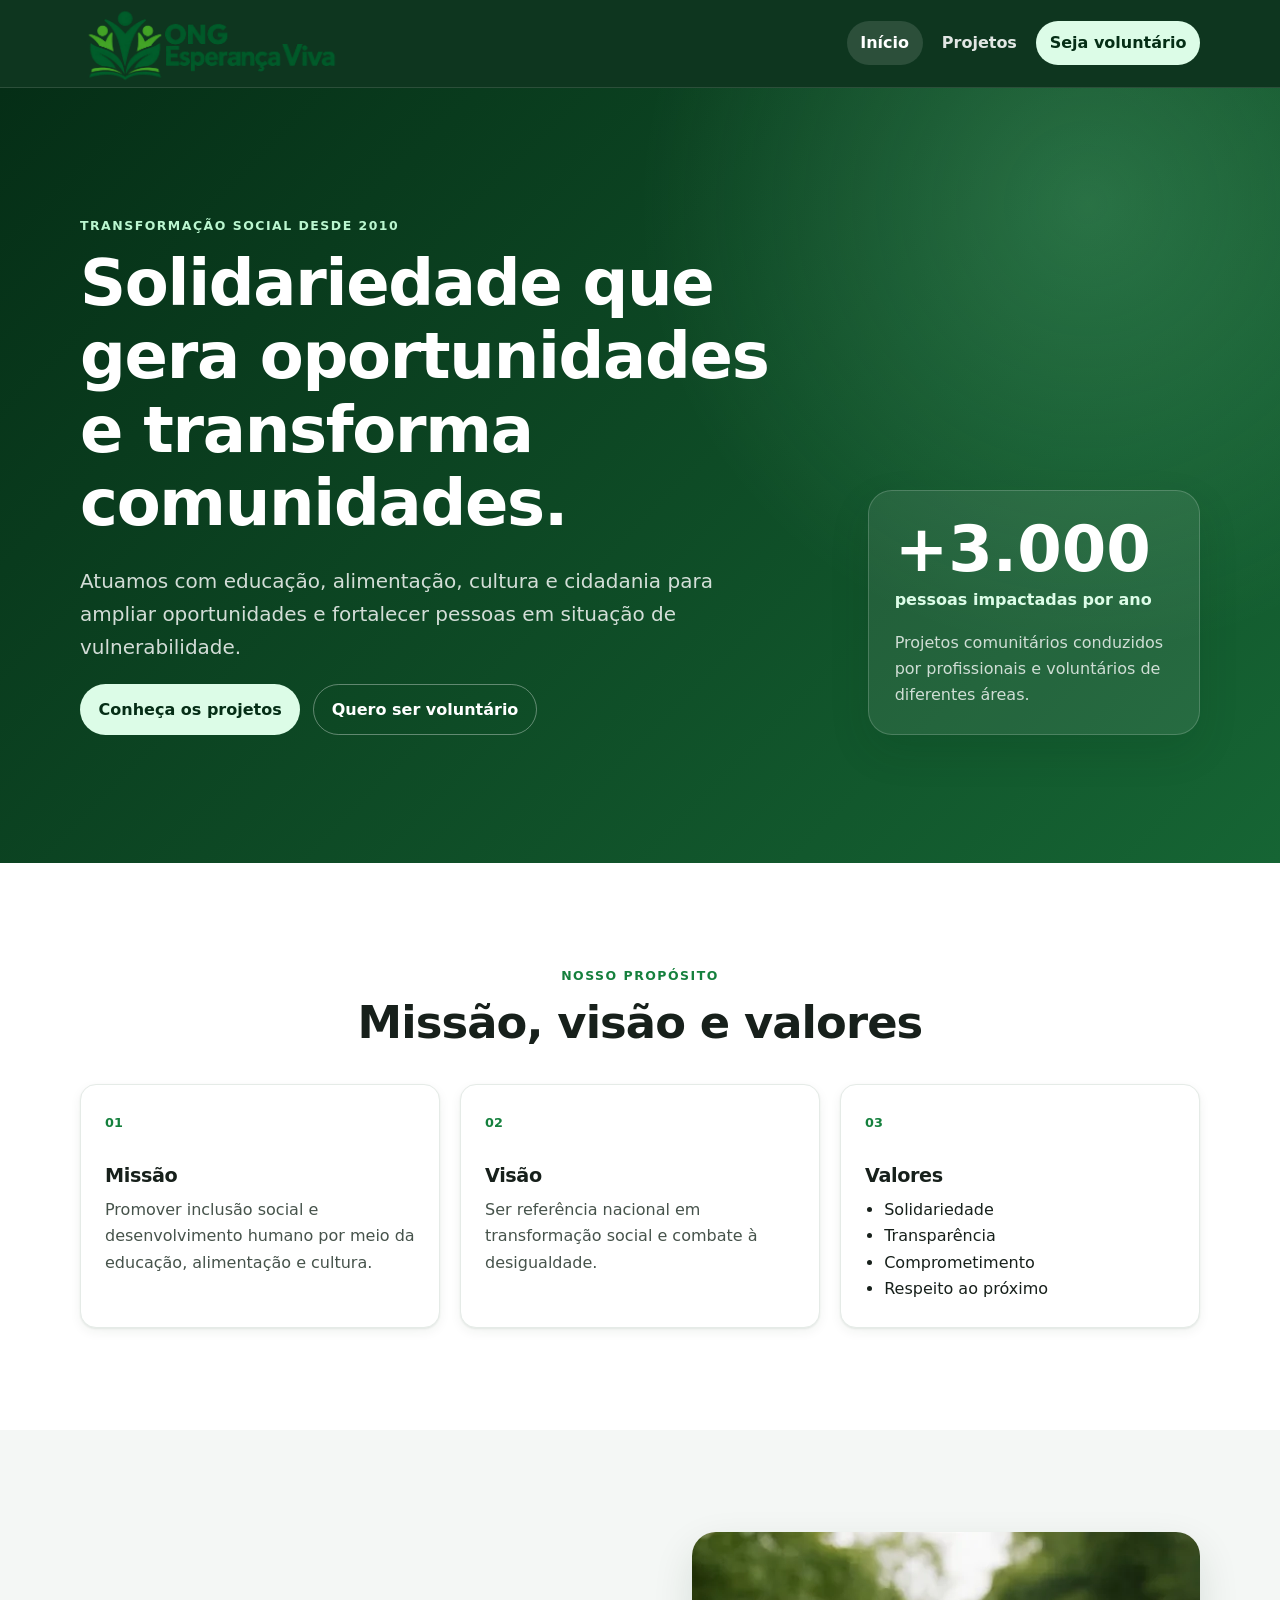
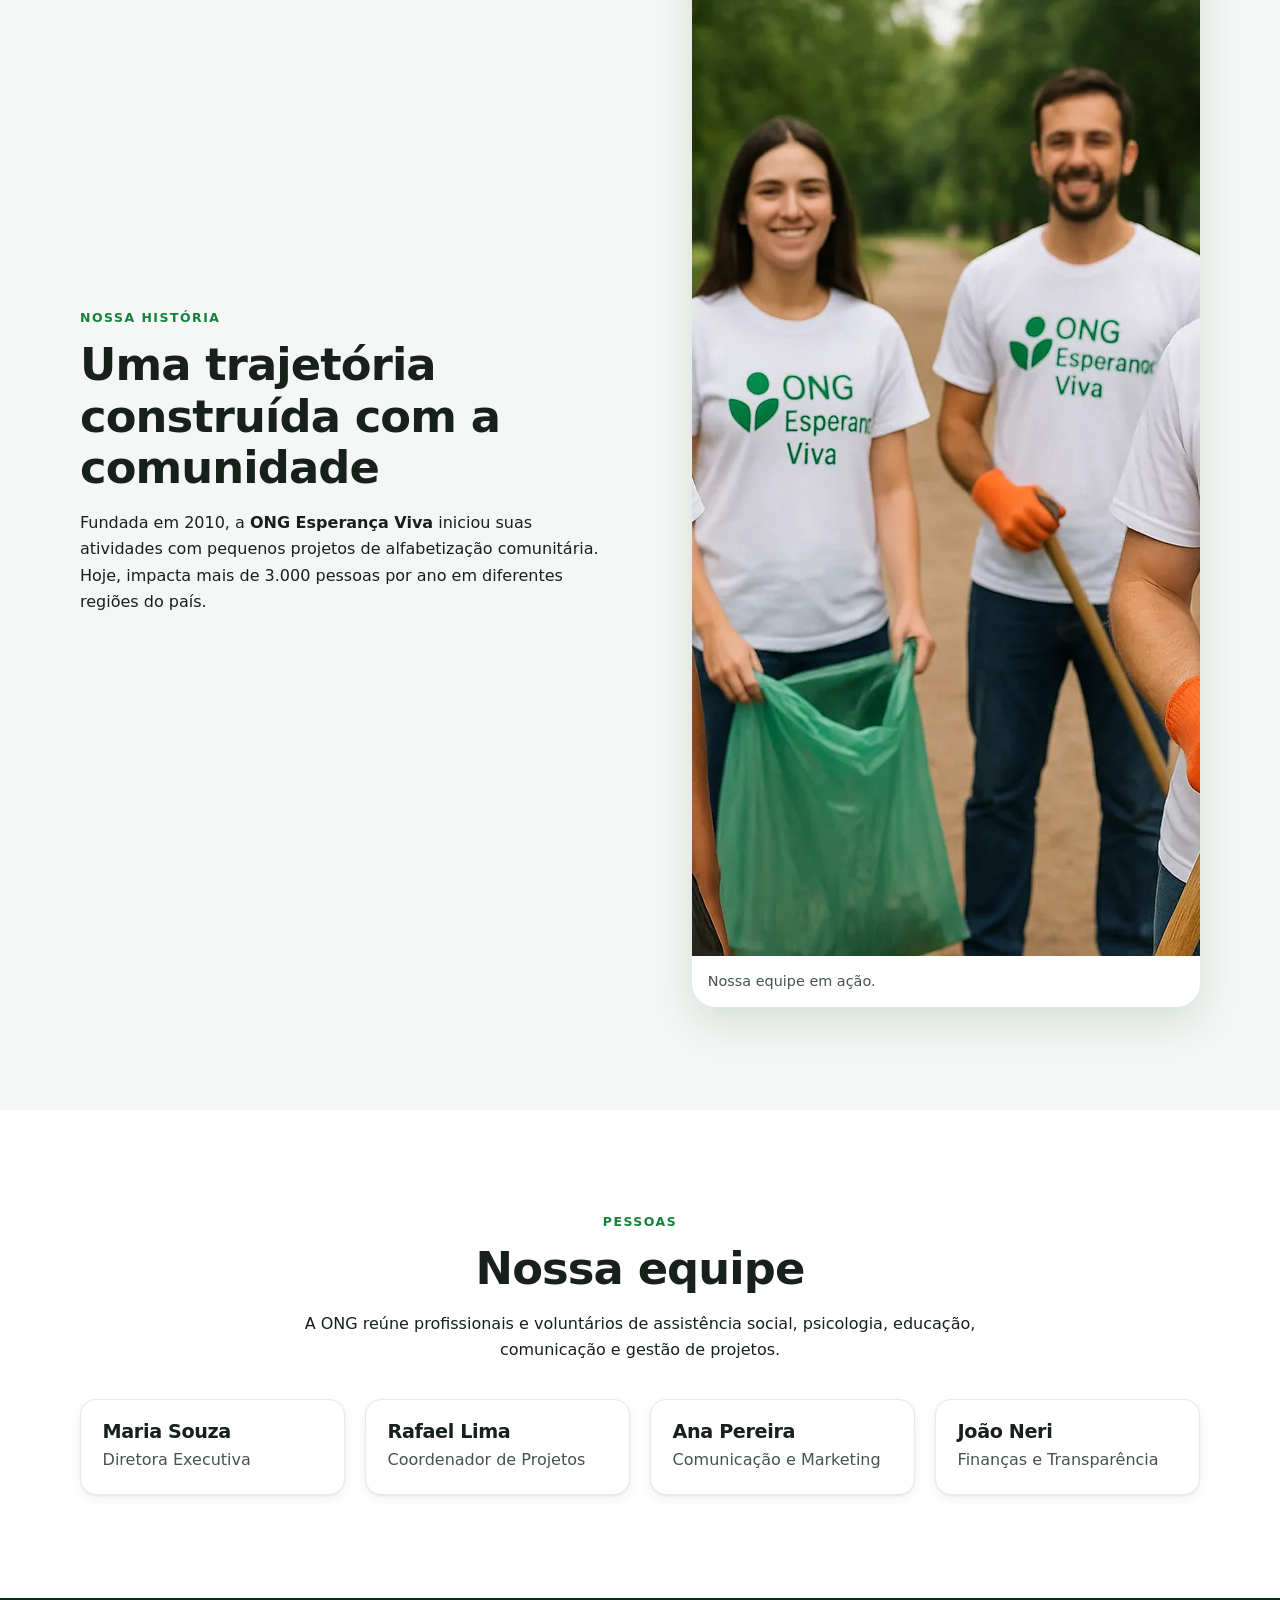
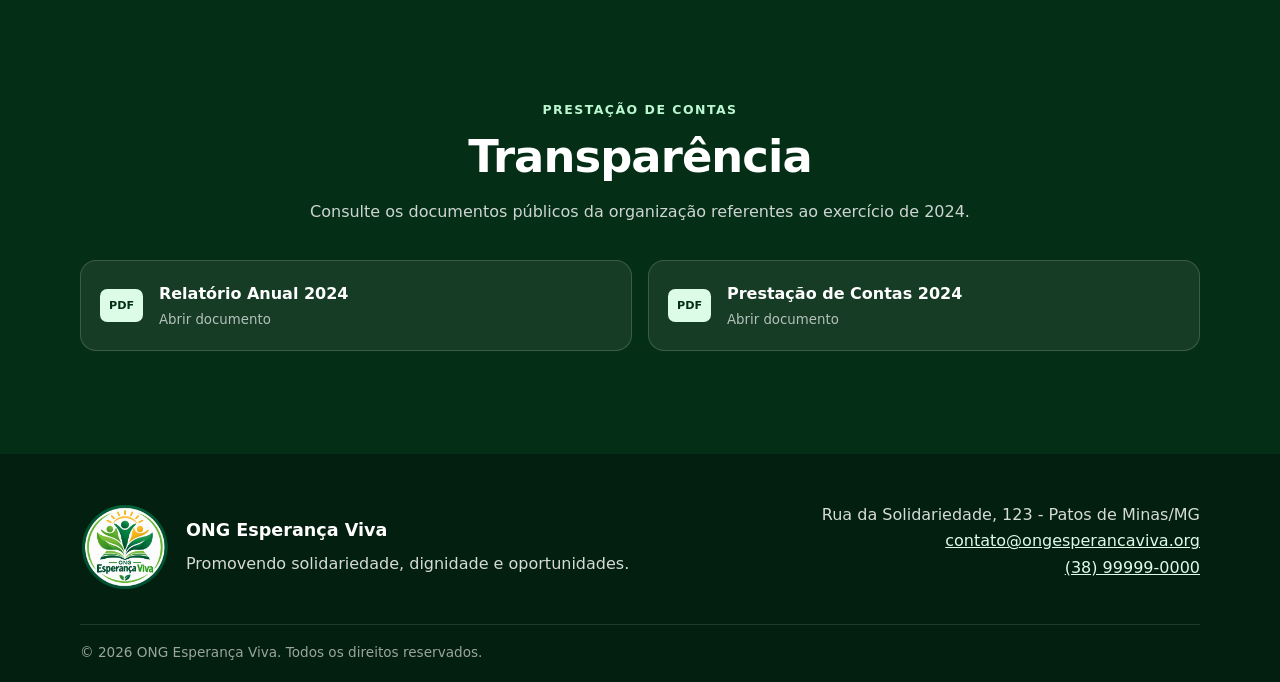
<file: index.html>
<!DOCTYPE html>
<html lang="pt-BR">
<head>
  <meta charset="UTF-8">
  <meta name="viewport" content="width=device-width, initial-scale=1.0">
  <meta name="description" content="Conheça a ONG Esperança Viva, seus projetos sociais, equipe e relatórios de transparência.">
  <meta name="theme-color" content="#14532d">
  <title>ONG Esperança Viva | Início</title>
  <link rel="icon" type="image/png" sizes="32x32" href="img/favicon-32.png">
  <link rel="apple-touch-icon" href="img/apple-touch-icon.png">
  <link rel="icon" type="image/png" sizes="192x192" href="img/android-chrome-192.png">
  <link rel="stylesheet" href="css/style.css">
</head>
<body>
  <a class="skip-link" href="#conteudo">Ir para o conteúdo</a>

  <header class="site-header">
    <div class="container header-inner">
      <a class="brand" href="index.html" aria-label="ONG Esperança Viva - página inicial">
        <img src="img/logo-header.webp" alt="ONG Esperança Viva" width="260" height="87" style="display:block;width:clamp(180px,22vw,260px);height:auto;max-width:100%;">
      </a>

      <nav class="site-nav" aria-label="Navegação principal">
        <ul>
          <li><a href="index.html" aria-current="page">Início</a></li>
          <li><a href="projetos.html">Projetos</a></li>
          <li><a class="nav-cta" href="cadastro.html">Seja voluntário</a></li>
        </ul>
      </nav>
    </div>
  </header>

  <main id="conteudo">
    <section class="hero">
      <div class="container hero-grid">
        <div>
          <p class="eyebrow">Transformação social desde 2010</p>
          <h1>Solidariedade que gera oportunidades e transforma comunidades.</h1>
          <p class="hero-text">Atuamos com educação, alimentação, cultura e cidadania para ampliar oportunidades e fortalecer pessoas em situação de vulnerabilidade.</p>
          <div class="actions">
            <a class="button button-primary" href="projetos.html">Conheça os projetos</a>
            <a class="button button-secondary" href="cadastro.html">Quero ser voluntário</a>
          </div>
        </div>

        <aside class="hero-highlight" aria-label="Impacto da ONG">
          <strong>+3.000</strong>
          <span>pessoas impactadas por ano</span>
          <p>Projetos comunitários conduzidos por profissionais e voluntários de diferentes áreas.</p>
        </aside>
      </div>
    </section>

    <section class="section" aria-labelledby="proposito-titulo">
      <div class="container">
        <div class="section-heading">
          <p class="eyebrow">Nosso propósito</p>
          <h2 id="proposito-titulo">Missão, visão e valores</h2>
        </div>

        <div class="card-grid card-grid-3">
          <article class="card">
            <span class="card-number" aria-hidden="true">01</span>
            <h3>Missão</h3>
            <p>Promover inclusão social e desenvolvimento humano por meio da educação, alimentação e cultura.</p>
          </article>

          <article class="card">
            <span class="card-number" aria-hidden="true">02</span>
            <h3>Visão</h3>
            <p>Ser referência nacional em transformação social e combate à desigualdade.</p>
          </article>

          <article class="card">
            <span class="card-number" aria-hidden="true">03</span>
            <h3>Valores</h3>
            <ul class="clean-list">
              <li>Solidariedade</li>
              <li>Transparência</li>
              <li>Comprometimento</li>
              <li>Respeito ao próximo</li>
            </ul>
          </article>
        </div>
      </div>
    </section>

    <section class="section section-muted" id="historico" aria-labelledby="historia-titulo">
      <div class="container split-layout">
        <div>
          <p class="eyebrow">Nossa história</p>
          <h2 id="historia-titulo">Uma trajetória construída com a comunidade</h2>
          <p>Fundada em 2010, a <strong>ONG Esperança Viva</strong> iniciou suas atividades com pequenos projetos de alfabetização comunitária. Hoje, impacta mais de 3.000 pessoas por ano em diferentes regiões do país.</p>
        </div>

        <figure class="media-card">
          <img src="img/vol.webp" alt="Voluntários da ONG Esperança Viva em atividade de campo" loading="lazy" decoding="async" width="1536" height="1024">
          <figcaption>Nossa equipe em ação.</figcaption>
        </figure>
      </div>
    </section>

    <section class="section" id="equipe" aria-labelledby="equipe-titulo">
      <div class="container">
        <div class="section-heading">
          <p class="eyebrow">Pessoas</p>
          <h2 id="equipe-titulo">Nossa equipe</h2>
          <p>A ONG reúne profissionais e voluntários de assistência social, psicologia, educação, comunicação e gestão de projetos.</p>
        </div>

        <div class="card-grid card-grid-4">
          <article class="person-card"><h3>Maria Souza</h3><p>Diretora Executiva</p></article>
          <article class="person-card"><h3>Rafael Lima</h3><p>Coordenador de Projetos</p></article>
          <article class="person-card"><h3>Ana Pereira</h3><p>Comunicação e Marketing</p></article>
          <article class="person-card"><h3>João Neri</h3><p>Finanças e Transparência</p></article>
        </div>
      </div>
    </section>

    <section class="section section-accent" id="transparencia" aria-labelledby="transparencia-titulo">
      <div class="container">
        <div class="section-heading">
          <p class="eyebrow">Prestação de contas</p>
          <h2 id="transparencia-titulo">Transparência</h2>
          <p>Consulte os documentos públicos da organização referentes ao exercício de 2024.</p>
        </div>

        <div class="document-grid">
          <a class="document-card" href="docs/Relatorio_Anual_2024.pdf" target="_blank" rel="noopener noreferrer">
            <span>PDF</span>
            <strong>Relatório Anual 2024</strong>
            <small>Abrir documento</small>
          </a>
          <a class="document-card" href="docs/Prestacao_de_Contas_2024.pdf" target="_blank" rel="noopener noreferrer">
            <span>PDF</span>
            <strong>Prestação de Contas 2024</strong>
            <small>Abrir documento</small>
          </a>
        </div>
      </div>
    </section>
  </main>

  <footer class="site-footer">
    <div class="container footer-grid">
      <div style="display:flex;align-items:center;gap:1rem;flex-wrap:wrap;">
        <img src="img/logo-circle.webp" alt="Logo da ONG Esperança Viva" width="90" height="90" style="width:90px;height:90px;object-fit:contain;">
        <div>
          <strong>ONG Esperança Viva</strong>
          <p>Promovendo solidariedade, dignidade e oportunidades.</p>
        </div>
      </div>
      <address>
        Rua da Solidariedade, 123 - Patos de Minas/MG<br>
        <a href="mailto:contato@ongesperancaviva.org">contato@ongesperancaviva.org</a><br>
        <a href="tel:+5538999990000">(38) 99999-0000</a>
      </address>
    </div>
    <div class="container footer-bottom">© <span data-current-year></span> ONG Esperança Viva. Todos os direitos reservados.</div>
  </footer>

  <script src="js/script.js" defer></script>
</body>
</html>
</file>
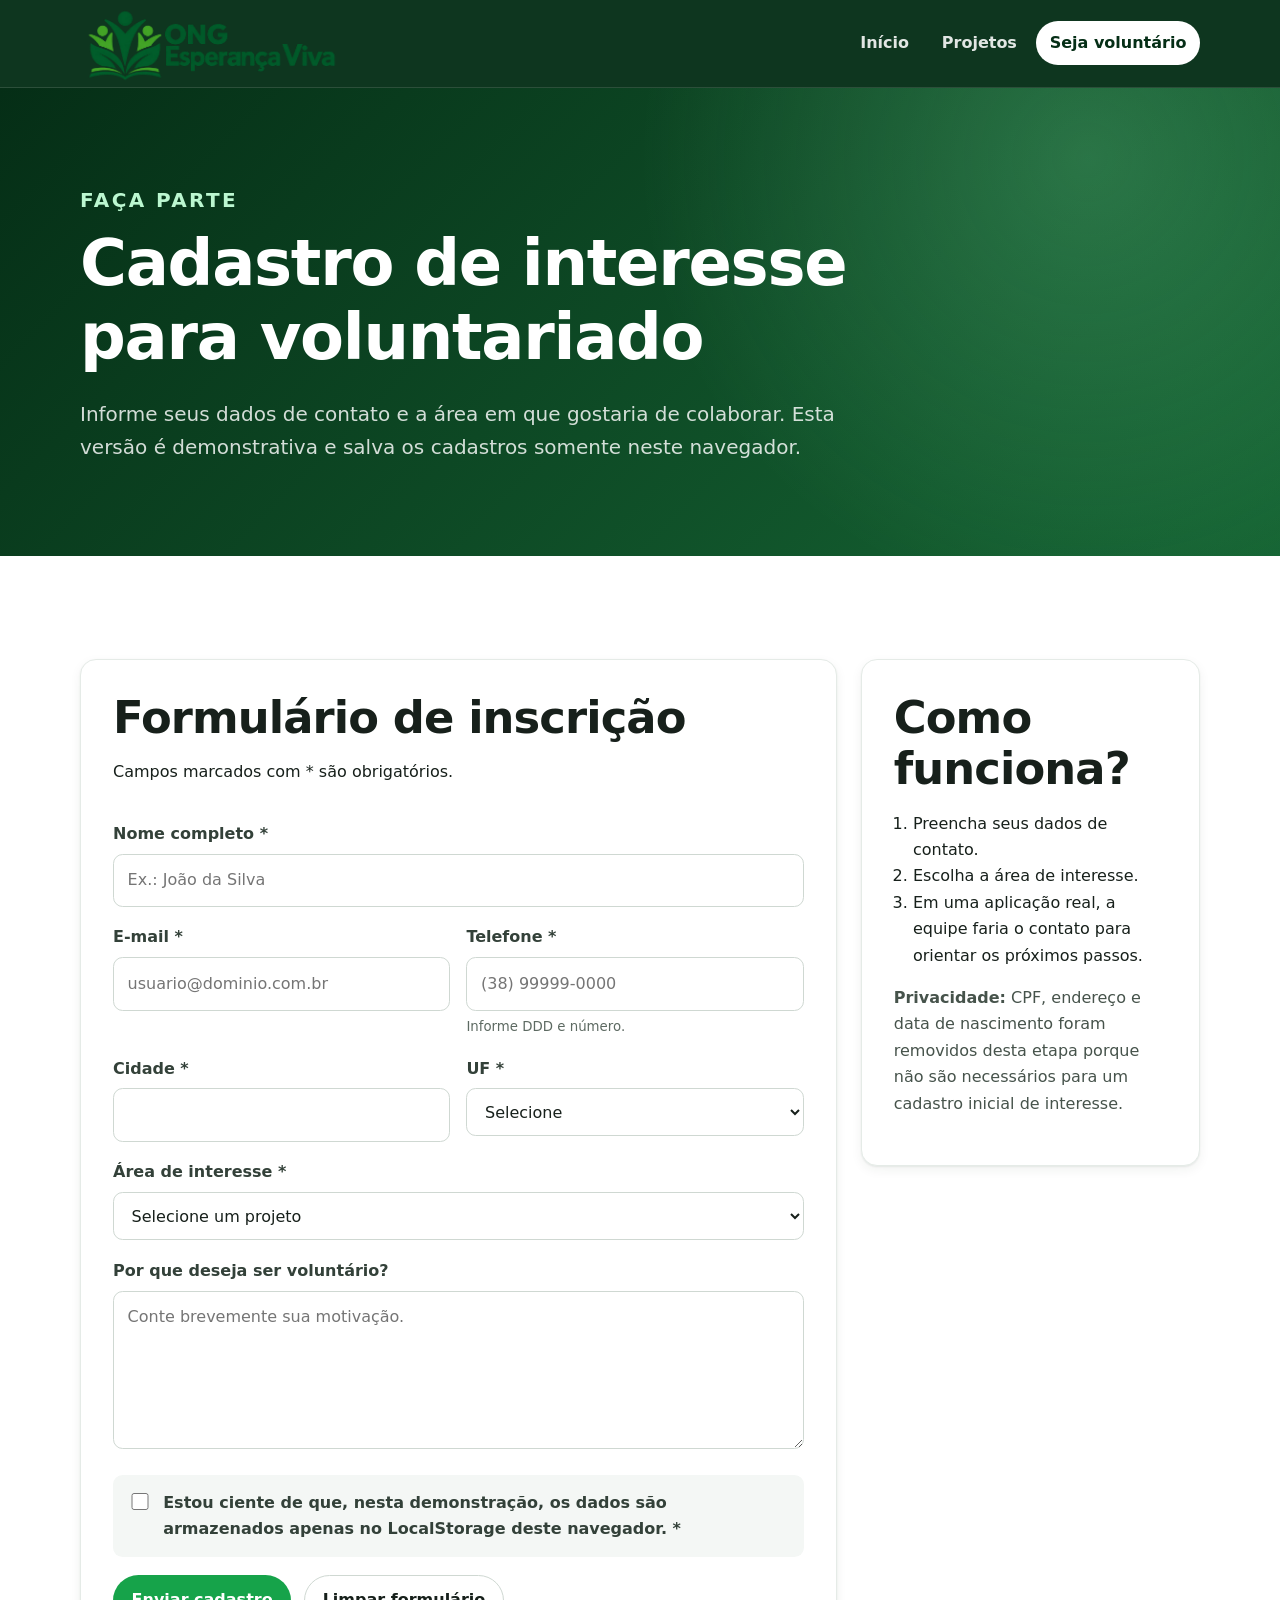
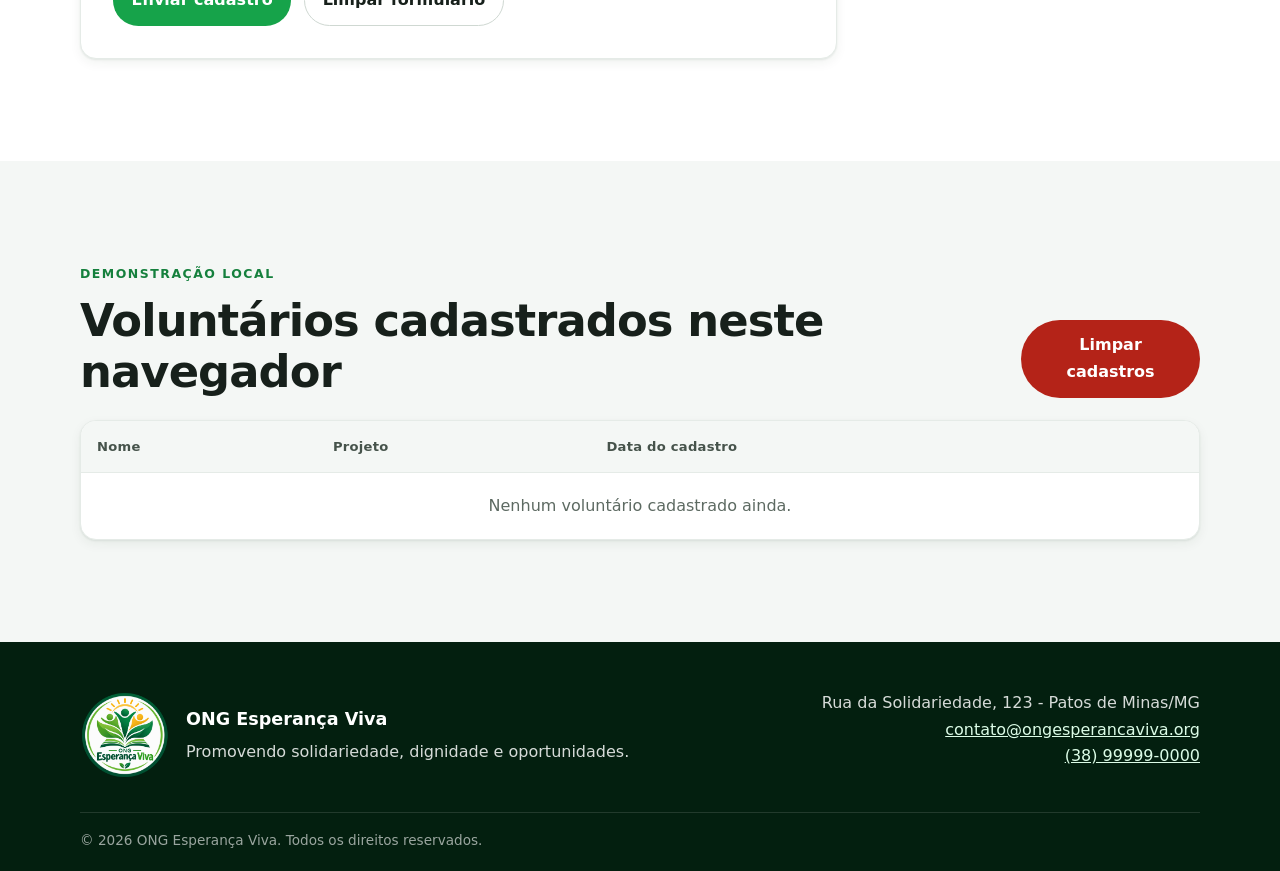
<file: cadastro.html>
<!DOCTYPE html>
<html lang="pt-BR">
<head>
  <meta charset="UTF-8">
  <meta name="viewport" content="width=device-width, initial-scale=1.0">
  <meta name="description" content="Cadastre seu interesse em atuar como voluntário nos projetos da ONG Esperança Viva.">
  <meta name="theme-color" content="#14532d">
  <title>ONG Esperança Viva | Seja voluntário</title>
  <link rel="icon" type="image/png" sizes="32x32" href="img/favicon-32.png">
  <link rel="apple-touch-icon" href="img/apple-touch-icon.png">
  <link rel="icon" type="image/png" sizes="192x192" href="img/android-chrome-192.png">
  <link rel="stylesheet" href="css/style.css">
</head>
<body>
  <a class="skip-link" href="#conteudo">Ir para o conteúdo</a>

  <header class="site-header">
    <div class="container header-inner">
      <a class="brand" href="index.html" aria-label="ONG Esperança Viva - página inicial">
        <img src="img/logo-header.webp" alt="ONG Esperança Viva" width="260" height="87" style="display:block;width:clamp(180px,22vw,260px);height:auto;max-width:100%;">
      </a>
      <nav class="site-nav" aria-label="Navegação principal">
        <ul>
          <li><a href="index.html">Início</a></li>
          <li><a href="projetos.html">Projetos</a></li>
          <li><a class="nav-cta" href="cadastro.html" aria-current="page">Seja voluntário</a></li>
        </ul>
      </nav>
    </div>
  </header>

  <main id="conteudo">
    <section class="page-hero page-hero-compact">
      <div class="container">
        <p class="eyebrow">Faça parte</p>
        <h1>Cadastro de interesse para voluntariado</h1>
        <p>Informe seus dados de contato e a área em que gostaria de colaborar. Esta versão é demonstrativa e salva os cadastros somente neste navegador.</p>
      </div>
    </section>

    <section class="section">
      <div class="container form-layout">
        <div class="form-card">
          <div class="section-heading section-heading-left">
            <h2>Formulário de inscrição</h2>
            <p>Campos marcados com * são obrigatórios.</p>
          </div>

          <div id="formMessage" class="form-message" role="status" aria-live="polite" hidden></div>

          <form id="volunteerForm" novalidate>
            <div class="field">
              <label for="nome">Nome completo *</label>
              <input type="text" id="nome" name="nome" autocomplete="name" minlength="3" maxlength="100" required placeholder="Ex.: João da Silva">
            </div>

            <div class="form-row">
              <div class="field">
                <label for="email">E-mail *</label>
                <input type="email" id="email" name="email" autocomplete="email" maxlength="120" required placeholder="usuario@dominio.com.br">
              </div>
              <div class="field">
                <label for="telefone">Telefone *</label>
                <input type="tel" id="telefone" name="telefone" autocomplete="tel" inputmode="numeric" required placeholder="(38) 99999-0000" aria-describedby="telefoneAjuda">
                <small id="telefoneAjuda" class="field-help">Informe DDD e número.</small>
              </div>
            </div>

            <div class="form-row">
              <div class="field">
                <label for="cidade">Cidade *</label>
                <input type="text" id="cidade" name="cidade" autocomplete="address-level2" minlength="2" maxlength="80" required>
              </div>
              <div class="field">
                <label for="uf">UF *</label>
                <select id="uf" name="uf" autocomplete="address-level1" required>
                  <option value="">Selecione</option>
                  <option value="AC">AC</option><option value="AL">AL</option><option value="AP">AP</option><option value="AM">AM</option>
                  <option value="BA">BA</option><option value="CE">CE</option><option value="DF">DF</option><option value="ES">ES</option>
                  <option value="GO">GO</option><option value="MA">MA</option><option value="MT">MT</option><option value="MS">MS</option>
                  <option value="MG">MG</option><option value="PA">PA</option><option value="PB">PB</option><option value="PR">PR</option>
                  <option value="PE">PE</option><option value="PI">PI</option><option value="RJ">RJ</option><option value="RN">RN</option>
                  <option value="RS">RS</option><option value="RO">RO</option><option value="RR">RR</option><option value="SC">SC</option>
                  <option value="SP">SP</option><option value="SE">SE</option><option value="TO">TO</option>
                </select>
              </div>
            </div>

            <div class="field">
              <label for="projeto">Área de interesse *</label>
              <select id="projeto" name="projeto" required>
                <option value="">Selecione um projeto</option>
                <option value="Educação para o Futuro">Educação para o Futuro</option>
                <option value="Saúde e Cidadania">Saúde e Cidadania</option>
                <option value="Alimentação Solidária">Alimentação Solidária</option>
                <option value="Esporte e Cultura">Esporte e Cultura</option>
              </select>
            </div>

            <div class="field">
              <label for="mensagem">Por que deseja ser voluntário?</label>
              <textarea id="mensagem" name="mensagem" rows="5" maxlength="500" placeholder="Conte brevemente sua motivação."></textarea>
            </div>

            <div class="field field-checkbox">
              <input type="checkbox" id="consentimento" name="consentimento" required>
              <label for="consentimento">Estou ciente de que, nesta demonstração, os dados são armazenados apenas no LocalStorage deste navegador. *</label>
            </div>

            <div class="form-actions">
              <button type="submit" class="button button-primary">Enviar cadastro</button>
              <button type="reset" class="button button-secondary">Limpar formulário</button>
            </div>
          </form>
        </div>

        <aside class="info-card">
          <h2>Como funciona?</h2>
          <ol>
            <li>Preencha seus dados de contato.</li>
            <li>Escolha a área de interesse.</li>
            <li>Em uma aplicação real, a equipe faria o contato para orientar os próximos passos.</li>
          </ol>
          <p><strong>Privacidade:</strong> CPF, endereço e data de nascimento foram removidos desta etapa porque não são necessários para um cadastro inicial de interesse.</p>
        </aside>
      </div>
    </section>

    <section class="section section-muted" aria-labelledby="lista-titulo">
      <div class="container">
        <div class="list-header">
          <div>
            <p class="eyebrow">Demonstração local</p>
            <h2 id="lista-titulo">Voluntários cadastrados neste navegador</h2>
          </div>
          <button type="button" class="button button-danger" id="clearVolunteers" hidden>Limpar cadastros</button>
        </div>

        <div class="table-wrapper">
          <table>
            <caption class="sr-only">Lista de voluntários cadastrados localmente</caption>
            <thead>
              <tr>
                <th scope="col">Nome</th>
                <th scope="col">Projeto</th>
                <th scope="col">Data do cadastro</th>
                <th scope="col"><span class="sr-only">Ações</span></th>
              </tr>
            </thead>
            <tbody id="volunteersTableBody"></tbody>
          </table>
          <p id="emptyState" class="empty-state">Nenhum voluntário cadastrado ainda.</p>
        </div>
      </div>
    </section>
  </main>

  <footer class="site-footer">
    <div class="container footer-grid">
      <div style="display:flex;align-items:center;gap:1rem;flex-wrap:wrap;">
        <img src="img/logo-circle.webp" alt="Logo da ONG Esperança Viva" width="90" height="90" style="width:90px;height:90px;object-fit:contain;">
        <div>
          <strong>ONG Esperança Viva</strong>
          <p>Promovendo solidariedade, dignidade e oportunidades.</p>
        </div>
      </div>
      <address>
        Rua da Solidariedade, 123 - Patos de Minas/MG<br>
        <a href="mailto:contato@ongesperancaviva.org">contato@ongesperancaviva.org</a><br>
        <a href="tel:+5538999990000">(38) 99999-0000</a>
      </address>
    </div>
    <div class="container footer-bottom">© <span data-current-year></span> ONG Esperança Viva. Todos os direitos reservados.</div>
  </footer>

  <script src="js/script.js" defer></script>
</body>
</html>
</file>
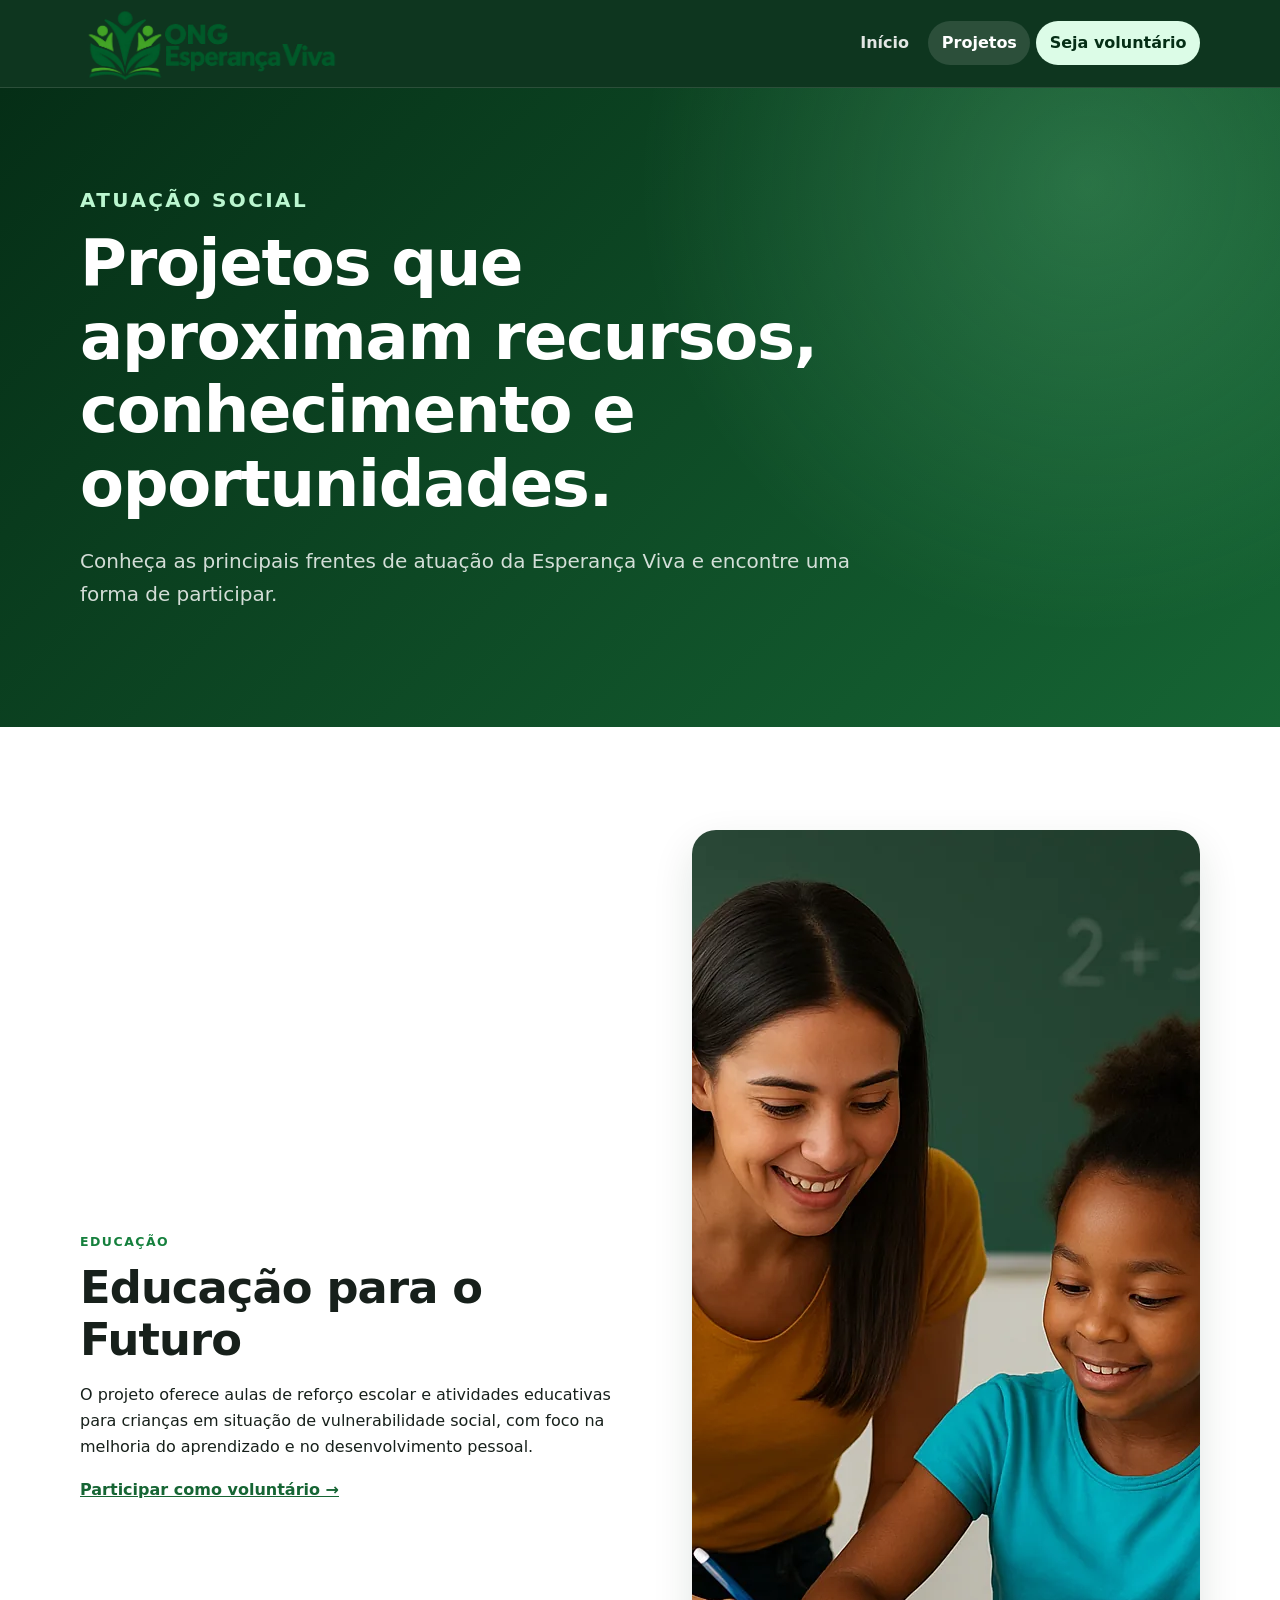
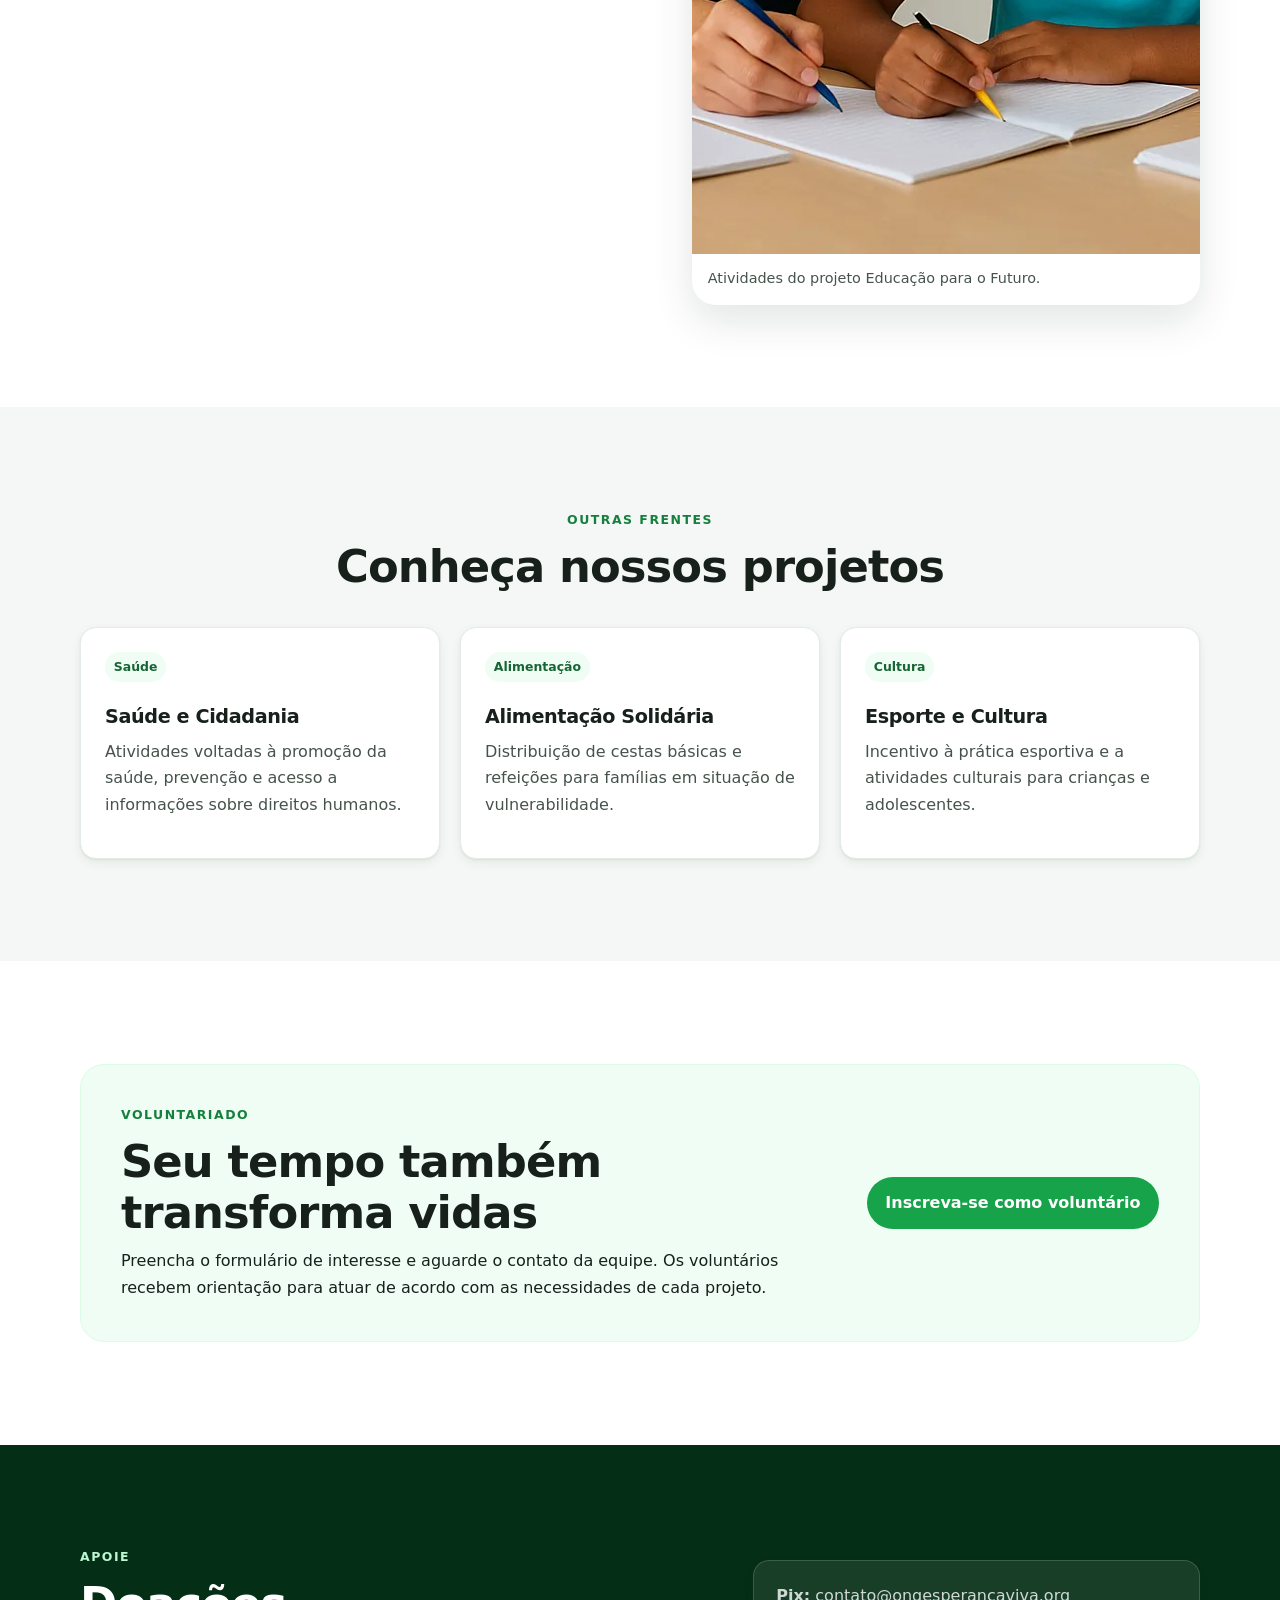
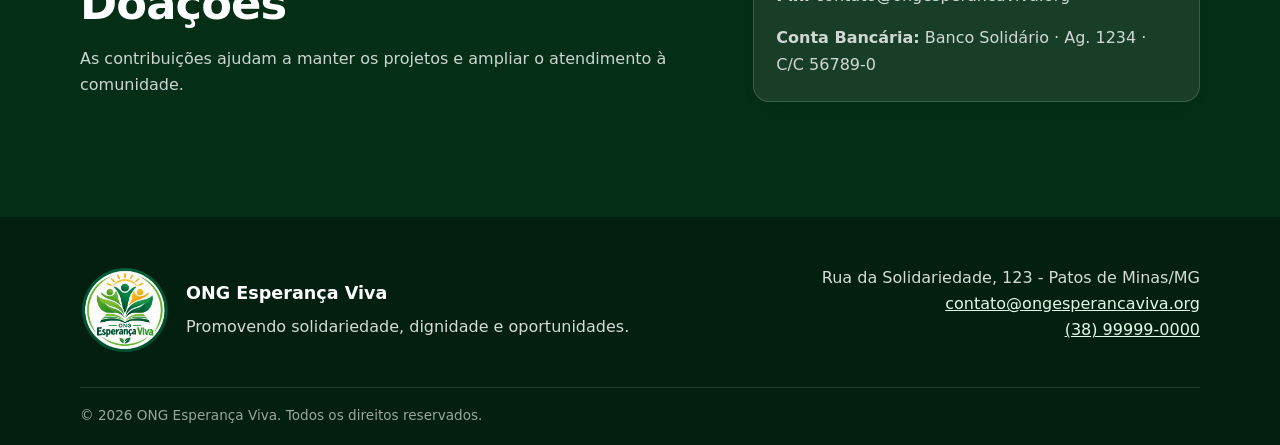
<file: projetos.html>
<!DOCTYPE html>
<html lang="pt-BR">
<head>
  <meta charset="UTF-8">
  <meta name="viewport" content="width=device-width, initial-scale=1.0">
  <meta name="description" content="Conheça os projetos sociais da ONG Esperança Viva e descubra como participar ou apoiar.">
  <meta name="theme-color" content="#14532d">
  <title>ONG Esperança Viva | Projetos</title>
  <link rel="icon" type="image/png" sizes="32x32" href="img/favicon-32.png">
  <link rel="apple-touch-icon" href="img/apple-touch-icon.png">
  <link rel="icon" type="image/png" sizes="192x192" href="img/android-chrome-192.png">
  <link rel="stylesheet" href="css/style.css">
</head>
<body>
  <a class="skip-link" href="#conteudo">Ir para o conteúdo</a>

  <header class="site-header">
    <div class="container header-inner">
      <a class="brand" href="index.html" aria-label="ONG Esperança Viva - página inicial">
        <img src="img/logo-header.webp" alt="ONG Esperança Viva" width="260" height="87" style="display:block;width:clamp(180px,22vw,260px);height:auto;max-width:100%;">
      </a>
      <nav class="site-nav" aria-label="Navegação principal">
        <ul>
          <li><a href="index.html">Início</a></li>
          <li><a href="projetos.html" aria-current="page">Projetos</a></li>
          <li><a class="nav-cta" href="cadastro.html">Seja voluntário</a></li>
        </ul>
      </nav>
    </div>
  </header>

  <main id="conteudo">
    <section class="page-hero">
      <div class="container">
        <p class="eyebrow">Atuação social</p>
        <h1>Projetos que aproximam recursos, conhecimento e oportunidades.</h1>
        <p>Conheça as principais frentes de atuação da Esperança Viva e encontre uma forma de participar.</p>
      </div>
    </section>

    <section class="section" id="educacao" aria-labelledby="educacao-titulo">
      <div class="container split-layout">
        <div>
          <p class="eyebrow">Educação</p>
          <h2 id="educacao-titulo">Educação para o Futuro</h2>
          <p>O projeto oferece aulas de reforço escolar e atividades educativas para crianças em situação de vulnerabilidade social, com foco na melhoria do aprendizado e no desenvolvimento pessoal.</p>
          <a class="text-link" href="cadastro.html">Participar como voluntário →</a>
        </div>

        <figure class="media-card">
          <img src="img/aularef.webp" alt="Crianças participando de uma aula de reforço escolar" loading="lazy" decoding="async" width="1536" height="1024">
          <figcaption>Atividades do projeto Educação para o Futuro.</figcaption>
        </figure>
      </div>
    </section>

    <section class="section section-muted" aria-labelledby="frentes-titulo">
      <div class="container">
        <div class="section-heading">
          <p class="eyebrow">Outras frentes</p>
          <h2 id="frentes-titulo">Conheça nossos projetos</h2>
        </div>

        <div class="card-grid card-grid-3">
          <article class="card project-card">
            <span class="project-tag">Saúde</span>
            <h3>Saúde e Cidadania</h3>
            <p>Atividades voltadas à promoção da saúde, prevenção e acesso a informações sobre direitos humanos.</p>
          </article>
          <article class="card project-card">
            <span class="project-tag">Alimentação</span>
            <h3>Alimentação Solidária</h3>
            <p>Distribuição de cestas básicas e refeições para famílias em situação de vulnerabilidade.</p>
          </article>
          <article class="card project-card">
            <span class="project-tag">Cultura</span>
            <h3>Esporte e Cultura</h3>
            <p>Incentivo à prática esportiva e a atividades culturais para crianças e adolescentes.</p>
          </article>
        </div>
      </div>
    </section>

    <section class="section" id="voluntariado" aria-labelledby="voluntariado-titulo">
      <div class="container callout">
        <div>
          <p class="eyebrow">Voluntariado</p>
          <h2 id="voluntariado-titulo">Seu tempo também transforma vidas</h2>
          <p>Preencha o formulário de interesse e aguarde o contato da equipe. Os voluntários recebem orientação para atuar de acordo com as necessidades de cada projeto.</p>
        </div>
        <a class="button button-primary" href="cadastro.html">Inscreva-se como voluntário</a>
      </div>
    </section>

    <section class="section section-accent" id="doacoes" aria-labelledby="doacoes-titulo">
      <div class="container split-layout split-layout-compact">
        <div>
          <p class="eyebrow">Apoie</p>
          <h2 id="doacoes-titulo">Doações</h2>
          <p>As contribuições ajudam a manter os projetos e ampliar o atendimento à comunidade.</p>
        </div>
        <div class="donation-card">
          <p><strong>Pix:</strong> contato@ongesperancaviva.org</p>
          <p><strong>Conta Bancária:</strong> Banco Solidário · Ag. 1234 · C/C 56789-0</p>
        </div>
      </div>
    </section>
  </main>

  <footer class="site-footer">
    <div class="container footer-grid">
      <div style="display:flex;align-items:center;gap:1rem;flex-wrap:wrap;">
        <img src="img/logo-circle.webp" alt="Logo da ONG Esperança Viva" width="90" height="90" style="width:90px;height:90px;object-fit:contain;">
        <div>
          <strong>ONG Esperança Viva</strong>
          <p>Promovendo solidariedade, dignidade e oportunidades.</p>
        </div>
      </div>
      <address>
        Rua da Solidariedade, 123 - Patos de Minas/MG<br>
        <a href="mailto:contato@ongesperancaviva.org">contato@ongesperancaviva.org</a><br>
        <a href="tel:+5538999990000">(38) 99999-0000</a>
      </address>
    </div>
    <div class="container footer-bottom">© <span data-current-year></span> ONG Esperança Viva. Todos os direitos reservados.</div>
  </footer>

  <script src="js/script.js" defer></script>
</body>
</html>
</file>
<file: css/style.css>
:root {
  --green-950: #052e16;
  --green-900: #14532d;
  --green-800: #166534;
  --green-700: #15803d;
  --green-600: #16a34a;
  --green-100: #dcfce7;
  --green-50: #f0fdf4;
  --neutral-950: #17201b;
  --neutral-800: #334139;
  --neutral-700: #46534b;
  --neutral-600: #5d6a62;
  --neutral-300: #cfd8d2;
  --neutral-200: #e5ebe7;
  --neutral-100: #f4f7f5;
  --white: #ffffff;
  --danger: #b42318;
  --danger-dark: #8f1c13;
  --success-bg: #ecfdf3;
  --success-border: #86efac;
  --success-text: #166534;
  --error-bg: #fef3f2;
  --error-border: #fda29b;
  --error-text: #b42318;
  --shadow-sm: 0 1px 2px rgba(5, 46, 22, 0.08), 0 4px 12px rgba(5, 46, 22, 0.06);
  --shadow-md: 0 16px 40px rgba(5, 46, 22, 0.12);
  --radius-sm: 0.6rem;
  --radius-md: 1rem;
  --radius-lg: 1.5rem;
  --container: 1120px;
  --transition: 180ms ease;
}

* {
  box-sizing: border-box;
}

html {
  scroll-behavior: smooth;
}

body {
  margin: 0;
  min-height: 100vh;
  font-family: Inter, ui-sans-serif, system-ui, -apple-system, BlinkMacSystemFont, "Segoe UI", sans-serif;
  color: var(--neutral-950);
  background: var(--white);
  line-height: 1.65;
  text-rendering: optimizeLegibility;
}

img {
  display: block;
  max-width: 100%;
}

button,
input,
select,
textarea {
  font: inherit;
}

a {
  color: inherit;
}

h1,
h2,
h3,
p {
  margin-top: 0;
}

h1,
h2,
h3 {
  line-height: 1.15;
  letter-spacing: -0.02em;
}

h1 {
  font-size: clamp(2.2rem, 5vw, 4.5rem);
  max-width: 16ch;
  margin-bottom: 1.5rem;
}

h2 {
  font-size: clamp(1.8rem, 3.5vw, 3rem);
  margin-bottom: 1rem;
}

h3 {
  font-size: 1.2rem;
  margin-bottom: 0.65rem;
}

.container {
  width: min(calc(100% - 2rem), var(--container));
  margin-inline: auto;
}

.skip-link {
  position: fixed;
  top: 0.75rem;
  left: 0.75rem;
  z-index: 1000;
  transform: translateY(-160%);
  padding: 0.7rem 1rem;
  border-radius: var(--radius-sm);
  color: var(--white);
  background: var(--green-950);
}

.skip-link:focus {
  transform: translateY(0);
}

.site-header {
  position: sticky;
  top: 0;
  z-index: 100;
  border-bottom: 1px solid rgba(255, 255, 255, 0.12);
  background: rgba(5, 46, 22, 0.96);
  color: var(--white);
  backdrop-filter: blur(12px);
}

.header-inner {
  min-height: 72px;
  display: flex;
  align-items: center;
  justify-content: space-between;
  gap: 1.5rem;
}

.brand {
  display: inline-flex;
  align-items: center;
  gap: 0.75rem;
  font-weight: 800;
  text-decoration: none;
  white-space: nowrap;
}

.brand-mark {
  width: 2.25rem;
  height: 2.25rem;
  display: grid;
  place-items: center;
  border-radius: 50%;
  background: var(--green-100);
  color: var(--green-950);
  font-size: 0.8rem;
  letter-spacing: 0.04em;
}

.site-nav ul {
  display: flex;
  align-items: center;
  gap: 0.35rem;
  margin: 0;
  padding: 0;
  list-style: none;
}

.site-nav a {
  display: inline-flex;
  align-items: center;
  min-height: 44px;
  padding: 0.55rem 0.85rem;
  border-radius: 999px;
  text-decoration: none;
  font-weight: 700;
  color: rgba(255, 255, 255, 0.88);
  transition: background var(--transition), color var(--transition);
}

.site-nav a:hover,
.site-nav a:focus-visible,
.site-nav a[aria-current="page"] {
  background: rgba(255, 255, 255, 0.12);
  color: var(--white);
}

.site-nav .nav-cta {
  background: var(--green-100);
  color: var(--green-950);
}

.site-nav .nav-cta:hover,
.site-nav .nav-cta:focus-visible,
.site-nav .nav-cta[aria-current="page"] {
  background: var(--white);
  color: var(--green-950);
}

.hero,
.page-hero {
  color: var(--white);
  background:
    radial-gradient(circle at 85% 15%, rgba(134, 239, 172, 0.22), transparent 28rem),
    linear-gradient(135deg, var(--green-950), var(--green-800));
}

.hero {
  padding: clamp(4.5rem, 10vw, 8rem) 0;
}

.hero-grid {
  display: grid;
  grid-template-columns: minmax(0, 1.5fr) minmax(260px, 0.7fr);
  align-items: end;
  gap: clamp(2rem, 6vw, 5rem);
}

.hero-text,
.page-hero p {
  max-width: 65ch;
  font-size: clamp(1.05rem, 2vw, 1.25rem);
  color: rgba(255, 255, 255, 0.82);
}

.hero-highlight {
  padding: 1.6rem;
  border: 1px solid rgba(255, 255, 255, 0.18);
  border-radius: var(--radius-lg);
  background: rgba(255, 255, 255, 0.08);
  box-shadow: var(--shadow-md);
}

.hero-highlight strong {
  display: block;
  font-size: clamp(2.4rem, 6vw, 4rem);
  line-height: 1;
}

.hero-highlight span {
  display: block;
  margin: 0.4rem 0 1rem;
  font-weight: 800;
  color: var(--green-100);
}

.hero-highlight p {
  margin-bottom: 0;
  color: rgba(255, 255, 255, 0.78);
}

.page-hero {
  padding: clamp(3.5rem, 8vw, 6rem) 0;
}

.page-hero h1 {
  font-size: clamp(2.1rem, 5vw, 4rem);
  max-width: 19ch;
}

.page-hero-compact {
  padding-bottom: 4.5rem;
}

.eyebrow {
  margin-bottom: 0.65rem;
  font-size: 0.78rem;
  font-weight: 850;
  letter-spacing: 0.12em;
  text-transform: uppercase;
  color: var(--green-700);
}

.hero .eyebrow,
.page-hero .eyebrow,
.section-accent .eyebrow {
  color: #bbf7d0;
}

.section {
  padding: clamp(4rem, 8vw, 6.5rem) 0;
}

.section-muted {
  background: var(--neutral-100);
}

.section-accent {
  color: var(--white);
  background: var(--green-950);
}

.section-accent p {
  color: rgba(255, 255, 255, 0.8);
}

.section-heading {
  max-width: 720px;
  margin-bottom: 2.2rem;
}

.section-heading:not(.section-heading-left) {
  margin-inline: auto;
  text-align: center;
}

.card-grid {
  display: grid;
  gap: 1.25rem;
}

.card-grid-3 {
  grid-template-columns: repeat(3, minmax(0, 1fr));
}

.card-grid-4 {
  grid-template-columns: repeat(4, minmax(0, 1fr));
}

.card,
.person-card,
.info-card,
.form-card,
.donation-card {
  border: 1px solid var(--neutral-200);
  border-radius: var(--radius-md);
  background: var(--white);
  box-shadow: var(--shadow-sm);
}

.card {
  min-height: 220px;
  padding: 1.5rem;
  transition: transform var(--transition), box-shadow var(--transition), border-color var(--transition);
}

.card:hover {
  transform: translateY(-4px);
  border-color: #b7c7bd;
  box-shadow: var(--shadow-md);
}

.card p,
.person-card p,
.info-card p {
  color: var(--neutral-700);
}

.card-number {
  display: inline-block;
  margin-bottom: 2rem;
  font-size: 0.8rem;
  font-weight: 850;
  color: var(--green-700);
}

.clean-list {
  margin: 0;
  padding-left: 1.2rem;
}

.person-card {
  padding: 1.35rem;
}

.person-card h3 {
  margin-bottom: 0.2rem;
}

.person-card p {
  margin-bottom: 0;
}

.split-layout {
  display: grid;
  grid-template-columns: minmax(0, 1fr) minmax(320px, 0.95fr);
  align-items: center;
  gap: clamp(2rem, 6vw, 5rem);
}

.split-layout-compact {
  grid-template-columns: minmax(0, 1fr) minmax(300px, 0.75fr);
}

.media-card {
  overflow: hidden;
  margin: 0;
  border-radius: var(--radius-lg);
  background: var(--white);
  box-shadow: var(--shadow-md);
}

.media-card img {
  width: 100%;
  aspect-ratio: 4 / 3;
  object-fit: cover;
}

.media-card figcaption {
  padding: 0.85rem 1rem;
  color: var(--neutral-700);
  font-size: 0.9rem;
}

.actions,
.form-actions {
  display: flex;
  flex-wrap: wrap;
  gap: 0.8rem;
}

.button {
  display: inline-flex;
  min-height: 44px;
  align-items: center;
  justify-content: center;
  border: 1px solid transparent;
  border-radius: 999px;
  padding: 0.72rem 1.1rem;
  cursor: pointer;
  text-decoration: none;
  font-weight: 800;
  transition: transform var(--transition), background var(--transition), color var(--transition), border-color var(--transition);
}

.button:hover {
  transform: translateY(-1px);
}

.button-primary {
  background: var(--green-600);
  color: var(--white);
}

.button-primary:hover,
.button-primary:focus-visible {
  background: var(--green-700);
}

.hero .button-primary {
  background: var(--green-100);
  color: var(--green-950);
}

.hero .button-primary:hover,
.hero .button-primary:focus-visible {
  background: var(--white);
}

.button-secondary {
  border-color: var(--neutral-300);
  background: var(--white);
  color: var(--neutral-950);
}

.hero .button-secondary {
  border-color: rgba(255, 255, 255, 0.35);
  background: transparent;
  color: var(--white);
}

.button-secondary:hover,
.button-secondary:focus-visible {
  border-color: var(--green-600);
}

.button-danger {
  background: var(--danger);
  color: var(--white);
}

.button-danger:hover,
.button-danger:focus-visible {
  background: var(--danger-dark);
}

.text-link {
  font-weight: 800;
  color: var(--green-800);
}

.document-grid {
  display: grid;
  grid-template-columns: repeat(2, minmax(0, 1fr));
  gap: 1rem;
}

.document-card {
  display: grid;
  grid-template-columns: auto 1fr;
  align-items: center;
  gap: 0.15rem 1rem;
  padding: 1.2rem;
  border: 1px solid rgba(255, 255, 255, 0.16);
  border-radius: var(--radius-md);
  color: var(--white);
  text-decoration: none;
  background: rgba(255, 255, 255, 0.07);
  transition: background var(--transition), transform var(--transition);
}

.document-card:hover,
.document-card:focus-visible {
  transform: translateY(-2px);
  background: rgba(255, 255, 255, 0.12);
}

.document-card > span {
  grid-row: span 2;
  padding: 0.45rem 0.55rem;
  border-radius: 0.45rem;
  background: var(--green-100);
  color: var(--green-950);
  font-size: 0.7rem;
  font-weight: 900;
}

.document-card small {
  color: rgba(255, 255, 255, 0.68);
}

.project-tag {
  display: inline-block;
  margin-bottom: 1.5rem;
  padding: 0.3rem 0.55rem;
  border-radius: 999px;
  background: var(--green-50);
  color: var(--green-800);
  font-size: 0.78rem;
  font-weight: 800;
}

.callout {
  display: flex;
  align-items: center;
  justify-content: space-between;
  gap: 2rem;
  padding: clamp(1.5rem, 4vw, 2.5rem);
  border: 1px solid var(--green-100);
  border-radius: var(--radius-lg);
  background: var(--green-50);
}

.callout > div {
  max-width: 700px;
}

.callout h2 {
  margin-bottom: 0.6rem;
}

.callout p:last-child {
  margin-bottom: 0;
}

.donation-card {
  padding: 1.4rem;
  border-color: rgba(255, 255, 255, 0.16);
  background: rgba(255, 255, 255, 0.08);
  color: var(--white);
}

.donation-card p:last-child {
  margin-bottom: 0;
}

.form-layout {
  display: grid;
  grid-template-columns: minmax(0, 1.45fr) minmax(260px, 0.65fr);
  align-items: start;
  gap: 1.5rem;
}

.form-card,
.info-card {
  padding: clamp(1.3rem, 4vw, 2rem);
}

.info-card {
  position: sticky;
  top: 96px;
}

.info-card ol {
  padding-left: 1.2rem;
}

.field {
  margin-bottom: 1.1rem;
}

.field label {
  display: block;
  margin-bottom: 0.4rem;
  font-weight: 750;
  color: var(--neutral-800);
}

.field input,
.field select,
.field textarea {
  width: 100%;
  border: 1px solid var(--neutral-300);
  border-radius: var(--radius-sm);
  padding: 0.78rem 0.85rem;
  background: var(--white);
  color: var(--neutral-950);
  transition: border-color var(--transition), box-shadow var(--transition);
}

.field textarea {
  min-height: 130px;
  resize: vertical;
}

.field input:focus,
.field select:focus,
.field textarea:focus {
  outline: none;
  border-color: var(--green-700);
  box-shadow: 0 0 0 4px rgba(21, 128, 61, 0.12);
}

.field-help {
  display: block;
  margin-top: 0.35rem;
  color: var(--neutral-600);
}

.form-row {
  display: grid;
  grid-template-columns: repeat(2, minmax(0, 1fr));
  gap: 1rem;
}

.field-checkbox {
  display: grid;
  grid-template-columns: auto 1fr;
  align-items: start;
  gap: 0.7rem;
  padding: 0.9rem;
  border-radius: var(--radius-sm);
  background: var(--neutral-100);
}

.field-checkbox input {
  width: 1.1rem;
  height: 1.1rem;
  margin-top: 0.18rem;
  accent-color: var(--green-700);
}

.field-checkbox label {
  margin: 0;
  font-weight: 600;
}

form.was-validated input:invalid,
form.was-validated select:invalid,
form.was-validated textarea:invalid {
  border-color: var(--danger);
}

.form-message {
  margin-bottom: 1rem;
  padding: 0.9rem 1rem;
  border: 1px solid;
  border-radius: var(--radius-sm);
  font-weight: 700;
}

.form-message.is-success {
  border-color: var(--success-border);
  background: var(--success-bg);
  color: var(--success-text);
}

.form-message.is-error {
  border-color: var(--error-border);
  background: var(--error-bg);
  color: var(--error-text);
}

.list-header {
  display: flex;
  align-items: end;
  justify-content: space-between;
  gap: 1rem;
  margin-bottom: 1.4rem;
}

.list-header h2 {
  margin-bottom: 0;
}

.table-wrapper {
  overflow-x: auto;
  border: 1px solid var(--neutral-200);
  border-radius: var(--radius-md);
  background: var(--white);
  box-shadow: var(--shadow-sm);
}

table {
  width: 100%;
  border-collapse: collapse;
}

th,
td {
  padding: 0.9rem 1rem;
  border-bottom: 1px solid var(--neutral-200);
  text-align: left;
  vertical-align: middle;
}

th {
  background: var(--neutral-100);
  font-size: 0.82rem;
  letter-spacing: 0.02em;
  color: var(--neutral-700);
}

tbody tr:last-child td {
  border-bottom: 0;
}

.table-action {
  border: 0;
  background: transparent;
  color: var(--danger);
  cursor: pointer;
  font-weight: 800;
  text-decoration: underline;
  text-underline-offset: 0.15em;
}

.empty-state {
  margin: 0;
  padding: 1.25rem;
  color: var(--neutral-600);
  text-align: center;
}

.site-footer {
  padding: 3rem 0 1.2rem;
  background: #031f0f;
  color: rgba(255, 255, 255, 0.84);
}

.footer-grid {
  display: grid;
  grid-template-columns: 1fr auto;
  gap: 2rem;
}

.footer-grid strong {
  color: var(--white);
  font-size: 1.1rem;
}

.footer-grid p {
  margin: 0.35rem 0 0;
}

.footer-grid address {
  font-style: normal;
  text-align: right;
}

.footer-grid a {
  color: var(--green-100);
}

.footer-bottom {
  margin-top: 2rem;
  padding-top: 1rem;
  border-top: 1px solid rgba(255, 255, 255, 0.12);
  font-size: 0.85rem;
  color: rgba(255, 255, 255, 0.6);
}

.sr-only {
  position: absolute;
  width: 1px;
  height: 1px;
  padding: 0;
  margin: -1px;
  overflow: hidden;
  clip: rect(0, 0, 0, 0);
  white-space: nowrap;
  border: 0;
}

:focus-visible {
  outline: 3px solid #86efac;
  outline-offset: 3px;
}

@media (max-width: 900px) {
  .hero-grid,
  .split-layout,
  .split-layout-compact,
  .form-layout {
    grid-template-columns: 1fr;
  }

  .card-grid-4 {
    grid-template-columns: repeat(2, minmax(0, 1fr));
  }

  .info-card {
    position: static;
  }

  .callout {
    align-items: flex-start;
    flex-direction: column;
  }
}

@media (max-width: 720px) {
  .header-inner {
    min-height: auto;
    padding-block: 0.7rem;
    align-items: flex-start;
    flex-direction: column;
  }

  .site-nav {
    width: 100%;
    overflow-x: auto;
    padding-bottom: 0.2rem;
  }

  .site-nav ul {
    width: max-content;
  }

  .card-grid-3,
  .card-grid-4,
  .document-grid,
  .form-row,
  .footer-grid {
    grid-template-columns: 1fr;
  }

  .footer-grid address {
    text-align: left;
  }

  .list-header {
    align-items: stretch;
    flex-direction: column;
  }

  .list-header .button {
    align-self: flex-start;
  }
}

@media (max-width: 480px) {
  .container {
    width: min(calc(100% - 1.2rem), var(--container));
  }

  .hero,
  .page-hero,
  .section {
    padding-left: 0;
    padding-right: 0;
  }

  .actions,
  .form-actions {
    flex-direction: column;
  }

  .actions .button,
  .form-actions .button {
    width: 100%;
  }
}

@media (prefers-reduced-motion: reduce) {
  html {
    scroll-behavior: auto;
  }

  *,
  *::before,
  *::after {
    scroll-behavior: auto !important;
    transition-duration: 0.01ms !important;
    animation-duration: 0.01ms !important;
    animation-iteration-count: 1 !important;
  }
}
</file>
